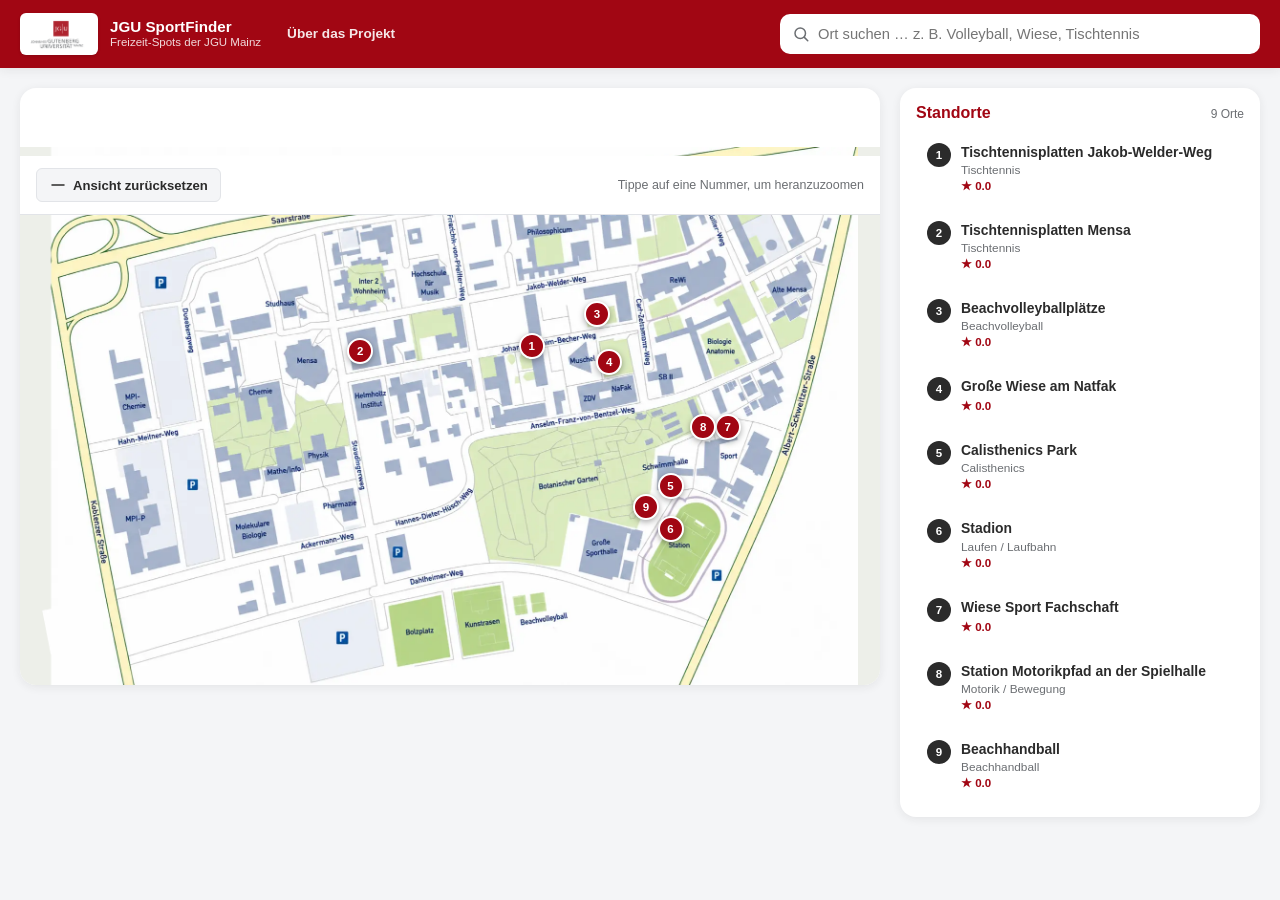
<file: index.html>
<!DOCTYPE html>
<html lang="de">
<head>
<meta charset="UTF-8">
<meta name="viewport" content="width=device-width, initial-scale=1.0">
<title>JGU Mainz – Campus Lageplan</title>
<link rel="stylesheet" href="styles.css">
</head>
<body>

  <!-- ===================== HEADER ===================== -->
  <header class="site-header">
    <div class="header-inner">
      <div class="brand">
        <span class="brand-logo-chip">
          <img src="Bilder/jgu-logo.webp" alt="Johannes Gutenberg-Universität Mainz" class="brand-logo-img">
        </span>
        <span class="brand-text">
          <strong>JGU SportFinder</strong>
          <small>Freizeit-Spots der JGU Mainz</small>
        </span>
      </div>

      <nav class="main-nav" id="mainNav">
        <a href="ueber-projekt.html" class="nav-link">Über das Projekt</a>
      </nav>
      <button id="navToggle" class="nav-toggle" aria-label="Menü öffnen" aria-expanded="false">
        <svg viewBox="0 0 24 24" width="22" height="22">
          <path d="M4 6h16M4 12h16M4 18h16" stroke="currentColor" stroke-width="2" stroke-linecap="round" fill="none"/>
        </svg>
      </button>

      <div class="search-wrap">
        <svg class="search-icon" viewBox="0 0 24 24" width="18" height="18" aria-hidden="true">
          <circle cx="11" cy="11" r="7" fill="none" stroke="currentColor" stroke-width="2"/>
          <line x1="16.5" y1="16.5" x2="21" y2="21" stroke="currentColor" stroke-width="2" stroke-linecap="round"/>
        </svg>
        <input
          id="searchInput"
          type="text"
          placeholder="Ort suchen … z. B. Volleyball, Wiese, Tischtennis"
          autocomplete="off"
        >
        <button id="searchClear" class="search-clear" title="Suche löschen" hidden>&times;</button>
      </div>
    </div>
  </header>

  <!-- ===================== HAUPTBEREICH ===================== -->
  <main class="layout">

    <!-- ---------- LINKE SPALTE: KARTE ---------- -->
    <section class="map-panel" aria-label="Interaktive Campus-Karte">
      <div class="map-toolbar">
        <button id="zoomOutBtn" class="tool-btn" title="Zoom zurücksetzen">
          <svg viewBox="0 0 24 24" width="18" height="18"><path d="M4 12h16" stroke="currentColor" stroke-width="2" stroke-linecap="round" fill="none"/></svg>
          Ansicht zurücksetzen
        </button>
        <span id="mapHint" class="map-hint">Tippe auf eine Nummer, um heranzuzoomen</span>
      </div>

      <div class="map-viewport" id="mapViewport">
        <div class="map-stage" id="mapStage">
          <img src="Bilder/campus-lageplan.webp" alt="Lageplan Gesamtcampus JGU Mainz" id="mapImage" draggable="false">
          <!-- Pins werden per JS aus LOCATIONS erzeugt -->
          <div id="pinLayer" class="pin-layer"></div>
        </div>
      </div>

      <!-- Info-Box, die bei Auswahl eines Ortes über der Karte erscheint -->
      <div id="infoBox" class="info-box" hidden>
        <div class="info-box-eyebrow">
          <span id="infoBoxNumber" class="info-box-number">–</span>
          <span id="infoBoxBuilding"></span>
        </div>
        <h3 id="infoBoxTitle">–</h3>
        <div class="info-box-actions">
          <button id="infoBoxDetails" class="btn btn-primary">Mehr Infos</button>
          <button id="infoBoxMaps" class="btn btn-outline">Auf Maps zeigen</button>
        </div>
      </div>
    </section>

    <!-- ---------- RECHTE SPALTE: LISTE ---------- -->
    <aside class="sidebar" aria-label="Liste aller Standorte">
      <div class="sidebar-head">
        <h2>Standorte</h2>
        <span id="resultCount" class="result-count">7 Orte</span>
      </div>
      <ul id="locationList" class="location-list"></ul>
      <p id="noResults" class="no-results" hidden>Kein Ort gefunden. Versuch einen anderen Suchbegriff.</p>
    </aside>

  </main>

  <!-- ===================== DETAIL-MODAL ===================== -->
  <div id="modalOverlay" class="modal-overlay" hidden>
    <div class="modal" role="dialog" aria-modal="true" aria-labelledby="modalTitle">
      <button id="modalClose" class="modal-close" title="Schließen" aria-label="Schließen">&times;</button>

      <div class="modal-header">
        <span id="modalNumber" class="modal-number">–</span>
        <div>
          <h2 id="modalTitle">–</h2>
          <p id="modalBuilding" class="modal-building" hidden></p>
        </div>
      </div>

      <p id="modalInfoText" class="modal-info-text" hidden></p>

      <div class="modal-gallery" id="modalGallery">
        <div class="gallery-frame">
          <button type="button" id="galleryPrevBtn" class="gallery-arrow gallery-arrow-left" aria-label="Vorheriges Bild">
            <svg viewBox="0 0 24 24" width="20" height="20"><path d="M15 5l-7 7 7 7" stroke="currentColor" stroke-width="2.4" stroke-linecap="round" stroke-linejoin="round" fill="none"/></svg>
          </button>

          <div class="gallery-viewport" id="galleryViewport">
            <!-- Slides werden per JS aus loc.images erzeugt -->
          </div>

          <button type="button" id="galleryNextBtn" class="gallery-arrow gallery-arrow-right" aria-label="Nächstes Bild">
            <svg viewBox="0 0 24 24" width="20" height="20"><path d="M9 5l7 7-7 7" stroke="currentColor" stroke-width="2.4" stroke-linecap="round" stroke-linejoin="round" fill="none"/></svg>
          </button>
        </div>

        <div class="gallery-dots" id="galleryDots"></div>
      </div>

      <div class="modal-profile">
        <h3 class="modal-profile-title">Steckbrief</h3>
        <dl class="profile-grid">
          <div class="profile-item">
            <dt>Öffnungszeiten</dt>
            <dd id="modalHours">–</dd>
          </div>
          <div class="profile-item">
            <dt>Beleuchtung</dt>
            <dd id="modalLighting">–</dd>
          </div>
          <div class="profile-item">
            <dt>Untergrund</dt>
            <dd id="modalSurface">–</dd>
          </div>
          <div class="profile-item">
            <dt>Ausstattung</dt>
            <dd id="modalEquipment">–</dd>
          </div>
        </dl>
      </div>

      <div class="modal-rating">
        <div class="rating-summary">
          <span id="modalAvgRating" class="rating-avg">–</span>
          <div id="modalAvgStars" class="stars stars-static" aria-hidden="true"></div>
          <span id="modalVoteCount" class="rating-count">(0 Bewertungen)</span>
        </div>

        <div class="rating-input">
          <button type="button" id="ratingSubmitBtn" class="btn btn-primary">Absenden</button>
          <span class="rating-input-label">Deine Bewertung:</span>
          <div id="userStars" class="stars stars-interactive" role="radiogroup" aria-label="Bewertung abgeben"></div>
      </div>

      <a id="modalMapsLink" class="btn btn-outline btn-block" target="_blank" rel="noopener">
        Auf Google Maps öffnen
      </a>

      <div class="modal-comments">
        <h3>Kommentare</h3>
        <ul id="commentList" class="comment-list"></ul>

        <form id="commentForm" class="comment-form">
          <textarea id="commentInput" placeholder="Deine Erfahrung mit diesem Ort …" required></textarea>
          <button type="submit" class="btn btn-primary">Absenden</button>
        </form>
      </div>
    </div>
  </div>

  <script src="app.js"></script>
</body>
</html>
</file>
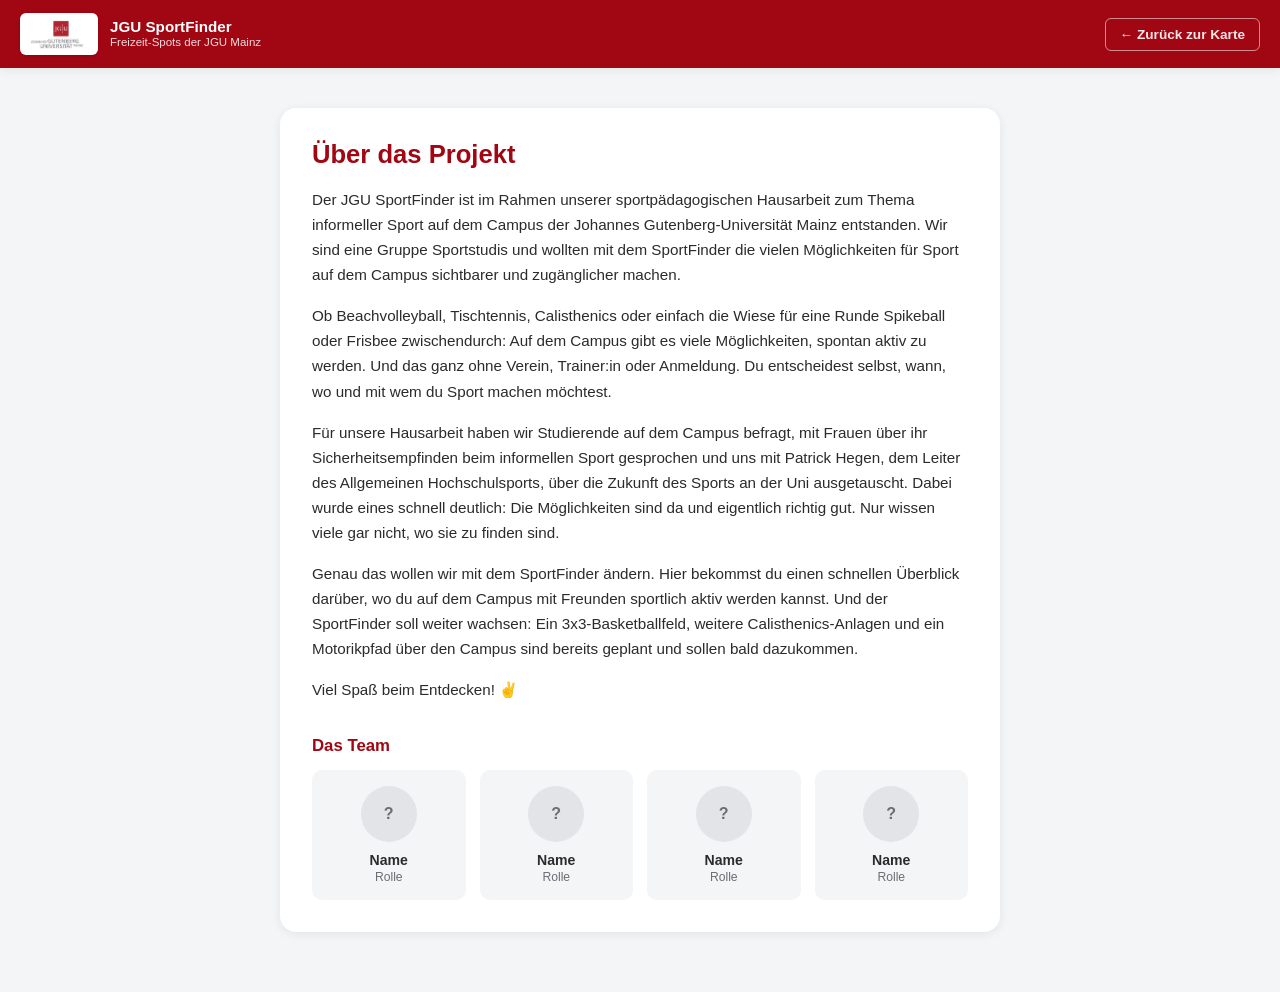
<file: ueber-projekt.html>
<!DOCTYPE html>
<html lang="de">
<head>
<meta charset="UTF-8">
<meta name="viewport" content="width=device-width, initial-scale=1.0">
<title>Über das Projekt – JGU SportFinder</title>
<link rel="stylesheet" href="styles.css">
</head>
<body>

  <header class="site-header about-header">
    <div class="header-inner">
      <div class="brand">
        <span class="brand-logo-chip">
          <img src="Bilder/jgu-logo.webp" alt="Johannes Gutenberg-Universität Mainz" class="brand-logo-img">
        </span>
        <span class="brand-text">
          <strong>JGU SportFinder</strong>
          <small>Freizeit-Spots der JGU Mainz</small>
        </span>
      </div>
      <a href="index.html" class="about-back-link">← Zurück zur Karte</a>
    </div>
  </header>

  <main class="about-page">
    <div class="about-content">
      <h1>Über das Projekt</h1>

      <p>Der JGU SportFinder ist im Rahmen unserer sportpädagogischen Hausarbeit zum Thema informeller Sport auf dem Campus der Johannes Gutenberg-Universität Mainz entstanden. Wir sind eine Gruppe Sportstudis und wollten mit dem SportFinder die vielen Möglichkeiten für Sport auf dem Campus sichtbarer und zugänglicher machen.</p>

      <p>Ob Beachvolleyball, Tischtennis, Calisthenics oder einfach die Wiese für eine Runde Spikeball oder Frisbee zwischendurch: Auf dem Campus gibt es viele Möglichkeiten, spontan aktiv zu werden. Und das ganz ohne Verein, Trainer:in oder Anmeldung. Du entscheidest selbst, wann, wo und mit wem du Sport machen möchtest.</p>

      <p>Für unsere Hausarbeit haben wir Studierende auf dem Campus befragt, mit Frauen über ihr Sicherheitsempfinden beim informellen Sport gesprochen und uns mit Patrick Hegen, dem Leiter des Allgemeinen Hochschulsports, über die Zukunft des Sports an der Uni ausgetauscht. Dabei wurde eines schnell deutlich: Die Möglichkeiten sind da und eigentlich richtig gut. Nur wissen viele gar nicht, wo sie zu finden sind.</p>

      <p>Genau das wollen wir mit dem SportFinder ändern. Hier bekommst du einen schnellen Überblick darüber, wo du auf dem Campus mit Freunden sportlich aktiv werden kannst. Und der SportFinder soll weiter wachsen: Ein 3x3-Basketballfeld, weitere Calisthenics-Anlagen und ein Motorikpfad über den Campus sind bereits geplant und sollen bald dazukommen.</p>

      <p>Viel Spaß beim Entdecken! ✌️</p>

      <div class="team-section">
        <h2>Das Team</h2>
        <div class="team-grid">
          <div class="team-card">
            <div class="team-card-avatar">?</div>
            <div class="team-card-name">Name</div>
            <div class="team-card-role">Rolle</div>
          </div>
          <div class="team-card">
            <div class="team-card-avatar">?</div>
            <div class="team-card-name">Name</div>
            <div class="team-card-role">Rolle</div>
          </div>
          <div class="team-card">
            <div class="team-card-avatar">?</div>
            <div class="team-card-name">Name</div>
            <div class="team-card-role">Rolle</div>
          </div>
          <div class="team-card">
            <div class="team-card-avatar">?</div>
            <div class="team-card-name">Name</div>
            <div class="team-card-role">Rolle</div>
          </div>
        </div>
      </div>
    </div>
  </main>

</body>
</html>
</file>
<file: styles.css>
/* =========================================================
   JGU CAMPUS SPORT-LAGEPLAN — STYLES
   Farbvariablen, Layout, Karten-Zoom, Modal, Responsive
   ========================================================= */

:root {
  /* --- JGU Identity Farben --- */
  --jgu-rot: #A10613;
  --jgu-rot-hell: #C1121F;
  --jgu-rot-dunkel: #7C0410;
  --text-dunkel: #2B2B2B;
  --text-grau: #6B6E72;
  --bg-hell: #F4F5F7;
  --bg-weiss: #FFFFFF;
  --border-farbe: #E2E4E8;

  /* --- Abstände / Radien --- */
  --radius-s: 6px;
  --radius-m: 10px;
  --radius-l: 16px;
  --schatten: 0 2px 10px rgba(43, 43, 43, 0.08);
  --schatten-stark: 0 12px 40px rgba(43, 43, 43, 0.22);

  --header-hoehe: 68px;
}

/* --- Reset & Basis --- */
* { box-sizing: border-box; }

/* Globale Sicherheitsregel: das hidden-Attribut soll IMMER gewinnen,
   egal welche display-Eigenschaft eine Klasse weiter unten setzt. */
[hidden] { display: none !important; }

html, body {
  margin: 0;
  padding: 0;
  height: 100%;
}

body {
  font-family: "Segoe UI", "Helvetica Neue", Arial, sans-serif;
  background: var(--bg-hell);
  color: var(--text-dunkel);
  -webkit-font-smoothing: antialiased;
}

button, input, textarea {
  font-family: inherit;
}

/* =========================================================
   HEADER
   ========================================================= */
.site-header {
  height: var(--header-hoehe);
  background: var(--jgu-rot);
  position: sticky;
  top: 0;
  z-index: 50;
  box-shadow: var(--schatten);
}

.header-inner {
  height: 100%;
  max-width: 1400px;
  margin: 0 auto;
  padding: 0 20px;
  display: flex;
  align-items: center;
  gap: 24px;
}

.brand {
  display: flex;
  align-items: center;
  gap: 12px;
  color: #fff;
  flex-shrink: 0;
  min-width: 0;
}

/* Das Original-JGU-Logo hat einen weißen Hintergrund und graue Schrift –
   auf dem roten Header braucht es daher eine helle "Plakette", damit es
   in jedem Fall gut lesbar bleibt. */
.brand-logo-chip {
  background: #fff;
  border-radius: var(--radius-s);
  padding: 4px 10px;
  display: flex;
  align-items: center;
  flex-shrink: 0;
  box-shadow: 0 1px 3px rgba(0,0,0,0.15);
}

.brand-logo-img {
  display: block;
  height: 34px;
  width: auto;
}

.brand-text {
  display: flex;
  flex-direction: column;
  line-height: 1.2;
  min-width: 0;
}

.brand-text strong {
  font-size: 0.95rem;
  font-weight: 700;
  white-space: nowrap;
  overflow: hidden;
  text-overflow: ellipsis;
}

.brand-text small {
  font-size: 0.72rem;
  opacity: 0.85;
  font-weight: 400;
  white-space: nowrap;
  overflow: hidden;
  text-overflow: ellipsis;
}

.search-wrap {
  flex: 1;
  max-width: 480px;
  margin-left: auto;
  position: relative;
  display: flex;
  align-items: center;
}

.search-icon {
  position: absolute;
  left: 12px;
  color: var(--text-grau);
  pointer-events: none;
}

#searchInput {
  width: 100%;
  height: 40px;
  border: none;
  border-radius: var(--radius-m);
  padding: 0 36px 0 38px;
  font-size: 0.92rem;
  background: #fff;
  color: var(--text-dunkel);
  outline: none;
}

#searchInput:focus-visible {
  outline: 2px solid #fff;
  outline-offset: 2px;
}

.search-clear {
  position: absolute;
  right: 8px;
  border: none;
  background: transparent;
  color: var(--text-grau);
  font-size: 1.2rem;
  line-height: 1;
  cursor: pointer;
  padding: 4px 6px;
  border-radius: 50%;
}
.search-clear:hover { background: var(--bg-hell); }

/* =========================================================
   LAYOUT — 2 Spalten
   ========================================================= */
.layout {
  max-width: 1400px;
  margin: 0 auto;
  padding: 20px;
  display: grid;
  grid-template-columns: minmax(0, 1fr) 360px;
  gap: 20px;
  align-items: start;
}

/* =========================================================
   KARTEN-PANEL
   ========================================================= */
.map-panel {
  background: var(--bg-weiss);
  border-radius: var(--radius-l);
  box-shadow: var(--schatten);
  overflow: hidden;
  position: relative;
  display: flex;
  flex-direction: column;
}

.map-toolbar {
  display: flex;
  align-items: center;
  justify-content: space-between;
  gap: 12px;
  padding: 12px 16px;
  border-bottom: 1px solid var(--border-farbe);
  /* Bleibt beim Herunterscrollen sichtbar, direkt unter dem Header –
     so ist "Ansicht zurücksetzen" auch nach dem Heranzoomen eines Ortes
     immer erreichbar, ohne dass man hochscrollen muss. */
  position: sticky;
  top: var(--header-hoehe);
  z-index: 20;
  background: var(--bg-weiss);
}

.tool-btn {
  display: inline-flex;
  align-items: center;
  gap: 6px;
  border: 1px solid var(--border-farbe);
  background: var(--bg-hell);
  color: var(--text-dunkel);
  font-size: 0.82rem;
  font-weight: 600;
  padding: 7px 12px;
  border-radius: var(--radius-s);
  cursor: pointer;
  transition: background 0.15s ease, border-color 0.15s ease;
}
.tool-btn:hover { background: #ECEDEF; border-color: #d3d5da; }

.map-hint {
  font-size: 0.78rem;
  color: var(--text-grau);
}

.map-viewport {
  position: relative;
  width: 100%;
  aspect-ratio: 16 / 10;
  overflow: hidden;
  background: #EDEFE9;
  touch-action: pan-x pan-y;
}

.map-stage {
  position: absolute;
  inset: 0;
  transform-origin: 50% 50%;
  transition: transform 0.55s cubic-bezier(0.22, 1, 0.36, 1);
  will-change: transform;
}

#mapImage {
  display: block;
  width: 100%;
  height: 100%;
  object-fit: contain;
  user-select: none;
  -webkit-user-drag: none;
}

/* --- Pins --- */
.pin-layer {
  position: absolute;
  inset: 0;
  pointer-events: none;
}

.pin {
  position: absolute;
  transform: translate(-50%, -50%);
  width: 26px;
  height: 26px;
  border-radius: 50%;
  background: var(--jgu-rot);
  color: #fff;
  border: 2px solid #fff;
  font-size: 0.72rem;
  font-weight: 700;
  display: flex;
  align-items: center;
  justify-content: center;
  cursor: pointer;
  pointer-events: auto;
  box-shadow: 0 2px 6px rgba(0,0,0,0.35);
  transition: transform 0.2s ease, background 0.2s ease, box-shadow 0.2s ease;
  touch-action: manipulation;
  -webkit-touch-callout: none;
  -webkit-user-select: none;
  user-select: none;
}

.pin:hover {
  background: var(--jgu-rot-hell);
  transform: translate(-50%, -50%) scale(1.15);
}

.pin.active {
  background: #fff;
  color: var(--jgu-rot);
  transform: translate(-50%, -50%) scale(1.35);
  box-shadow: 0 0 0 4px rgba(161, 6, 19, 0.35), 0 3px 10px rgba(0,0,0,0.4);
  z-index: 5;
}

/* --- Info-Box über der Karte --- */
.info-box {
  position: absolute;
  left: 16px;
  right: 16px;
  bottom: 16px;
  background: var(--bg-weiss);
  border: 1px solid var(--border-farbe);
  border-left: 4px solid var(--jgu-rot);
  border-radius: var(--radius-m);
  padding: 14px 16px;
  box-shadow: var(--schatten-stark);
  animation: slideUp 0.25s ease;
  z-index: 10;
}

@keyframes slideUp {
  from { opacity: 0; transform: translateY(10px); }
  to   { opacity: 1; transform: translateY(0); }
}

.info-box-eyebrow {
  display: flex;
  align-items: center;
  gap: 8px;
  margin-bottom: 4px;
}

.info-box-number {
  background: var(--jgu-rot);
  color: #fff;
  font-size: 0.72rem;
  font-weight: 700;
  border-radius: 50%;
  width: 20px;
  height: 20px;
  display: inline-flex;
  align-items: center;
  justify-content: center;
  flex-shrink: 0;
}

.info-box-eyebrow span:last-child {
  font-size: 0.78rem;
  color: var(--text-grau);
}

.info-box h3 {
  margin: 0 0 10px;
  font-size: 1.05rem;
  line-height: 1.3;
}

.info-box-actions {
  display: flex;
  gap: 10px;
  flex-wrap: wrap;
}

/* =========================================================
   BUTTONS (gemeinsam)
   ========================================================= */
.btn {
  border: none;
  border-radius: var(--radius-s);
  padding: 9px 16px;
  font-size: 0.85rem;
  font-weight: 600;
  cursor: pointer;
  text-decoration: none;
  display: inline-flex;
  align-items: center;
  justify-content: center;
  transition: background 0.15s ease, border-color 0.15s ease, color 0.15s ease;
  touch-action: manipulation;
}

.btn-primary {
  background: var(--jgu-rot);
  color: #fff;
}
.btn-primary:hover { background: var(--jgu-rot-hell); }

.btn-outline {
  background: transparent;
  color: var(--jgu-rot);
  border: 1.5px solid var(--jgu-rot);
}
.btn-outline:hover { background: rgba(161, 6, 19, 0.06); }

.btn-block { width: 100%; margin: 14px 0; }

/* =========================================================
   SIDEBAR — STANDORT-LISTE
   ========================================================= */
.sidebar {
  background: var(--bg-weiss);
  border-radius: var(--radius-l);
  box-shadow: var(--schatten);
  padding: 16px;
  max-height: calc(100vh - var(--header-hoehe) - 40px);
  overflow-y: auto;
  position: sticky;
  top: calc(var(--header-hoehe) + 20px);
}

.sidebar-head {
  display: flex;
  align-items: baseline;
  justify-content: space-between;
  margin-bottom: 10px;
}

.sidebar-head h2 {
  font-size: 1rem;
  margin: 0;
  color: var(--jgu-rot);
}

.result-count {
  font-size: 0.75rem;
  color: var(--text-grau);
}

.location-list {
  list-style: none;
  margin: 0;
  padding: 0;
  display: flex;
  flex-direction: column;
  gap: 6px;
}

.location-item {
  display: flex;
  align-items: flex-start;
  gap: 10px;
  padding: 10px 10px;
  border-radius: var(--radius-s);
  cursor: pointer;
  border: 1px solid transparent;
  transition: background 0.15s ease, border-color 0.15s ease;
}

.location-item:hover {
  background: var(--bg-hell);
  box-shadow: var(--schatten);
  transform: translateY(-1px);
}

.location-item.active {
  background: rgba(161, 6, 19, 0.06);
  border-color: rgba(161, 6, 19, 0.25);
}

.location-badge {
  flex-shrink: 0;
  width: 24px;
  height: 24px;
  border-radius: 50%;
  background: var(--text-dunkel);
  color: #fff;
  font-size: 0.72rem;
  font-weight: 700;
  display: flex;
  align-items: center;
  justify-content: center;
}

.location-item.active .location-badge {
  background: var(--jgu-rot);
}

.location-copy {
  display: flex;
  flex-direction: column;
  gap: 2px;
  min-width: 0;
}

.location-copy .name {
  font-size: 0.87rem;
  font-weight: 600;
  line-height: 1.3;
}

.location-copy .building {
  font-size: 0.74rem;
  color: var(--text-grau);
}

.location-copy .mini-rating {
  font-size: 0.72rem;
  color: var(--jgu-rot);
  font-weight: 600;
}

.no-results {
  color: var(--text-grau);
  font-size: 0.85rem;
  text-align: center;
  padding: 24px 8px;
}

mark {
  background: rgba(193, 18, 31, 0.22);
  color: inherit;
  border-radius: 2px;
  padding: 0 1px;
}

/* =========================================================
   STERNE (Anzeige & Interaktiv)
   ========================================================= */
.stars {
  display: inline-flex;
  gap: 2px;
  font-size: 1.1rem;
  line-height: 1;
}

.stars-static .star {
  color: #DADCE0;
}
.stars-static .star.filled {
  color: #F5A623;
}

.stars-interactive .star {
  cursor: pointer;
  color: #DADCE0;
  transition: color 0.12s ease, transform 0.12s ease;
}
.stars-interactive .star:hover,
.stars-interactive .star.filled {
  color: #F5A623;
}
.stars-interactive .star:hover {
  transform: scale(1.12);
}

/* =========================================================
   MODAL
   ========================================================= */
.modal-overlay {
  position: fixed;
  inset: 0;
  background: rgba(43, 43, 43, 0.55);
  display: flex;
  align-items: center;
  justify-content: center;
  padding: 20px;
  z-index: 100;
  animation: fadeIn 0.18s ease;
}

/* WICHTIG: Das [hidden]-Attribut muss "display:flex" oben überschreiben können.
   Ohne diese Regel gewinnt "display: flex" aus Spezifitätsgründen gegen die
   Browser-Standardregel "[hidden]{display:none}" — das Modal wäre dann sogar
   beim ersten Laden sichtbar (leer) und ließe sich per JS nicht schließen. */
.modal-overlay[hidden] {
  display: none;
}

@keyframes fadeIn {
  from { opacity: 0; }
  to   { opacity: 1; }
}

.modal {
  background: var(--bg-weiss);
  border-radius: var(--radius-l);
  max-width: 560px;
  width: 100%;
  max-height: 88vh;
  overflow-y: auto;
  padding: 28px;
  position: relative;
  box-shadow: var(--schatten-stark);
  animation: popIn 0.2s ease;
}

@keyframes popIn {
  from { opacity: 0; transform: translateY(8px) scale(0.98); }
  to   { opacity: 1; transform: translateY(0) scale(1); }
}

.modal-close {
  position: absolute;
  top: 14px;
  right: 14px;
  width: 32px;
  height: 32px;
  border-radius: 50%;
  border: none;
  background: var(--bg-hell);
  color: var(--text-dunkel);
  font-size: 1.3rem;
  line-height: 1;
  cursor: pointer;
}
.modal-close:hover { background: #E7E8EA; }

.modal-header {
  display: flex;
  align-items: flex-start;
  gap: 12px;
  margin-bottom: 12px;
  padding-right: 30px;
}

.modal-number {
  flex-shrink: 0;
  width: 32px;
  height: 32px;
  border-radius: 50%;
  background: var(--jgu-rot);
  color: #fff;
  font-weight: 700;
  font-size: 0.9rem;
  display: flex;
  align-items: center;
  justify-content: center;
}

.modal-header h2 {
  margin: 0 0 2px;
  font-size: 1.25rem;
  line-height: 1.3;
}

.modal-building {
  margin: 0;
  color: var(--text-grau);
  font-size: 0.85rem;
}

.modal-info-text {
  font-size: 0.92rem;
  line-height: 1.55;
  color: var(--text-dunkel);
  margin: 0 0 18px;
}

/* =========================================================
   MODAL — BILD-GALERIE (zwischen Beschreibung und Steckbrief)
   ========================================================= */
.modal-gallery {
  margin: 0 0 18px;
}

.gallery-frame {
  display: flex;
  align-items: center;
  gap: 10px;
}

.gallery-viewport {
  position: relative;
  flex: 1;
  min-width: 0;
  aspect-ratio: 16 / 9;
  border-radius: var(--radius-m);
  overflow: hidden;
  background: #D6D8DB;
}

.gallery-slide {
  position: absolute;
  inset: 0;
  display: flex;
  align-items: center;
  justify-content: center;
  opacity: 0;
  visibility: hidden;
  transition: opacity 0.25s ease;
}

.gallery-slide.active {
  opacity: 1;
  visibility: visible;
}

.gallery-slide img {
  width: 100%;
  height: 100%;
  object-fit: cover;
  display: block;
}

.gallery-slide-number {
  font-size: 2rem;
  font-weight: 700;
  color: #9AA0A6;
}

.gallery-arrow {
  flex-shrink: 0;
  width: 34px;
  height: 34px;
  border-radius: 50%;
  border: 1px solid var(--border-farbe);
  background: var(--bg-weiss);
  color: var(--text-dunkel);
  display: flex;
  align-items: center;
  justify-content: center;
  cursor: pointer;
  box-shadow: var(--schatten);
  transition: background 0.15s ease, color 0.15s ease, border-color 0.15s ease;
}
.gallery-arrow:hover {
  background: var(--jgu-rot);
  color: #fff;
  border-color: var(--jgu-rot);
}

.gallery-dots {
  display: flex;
  justify-content: center;
  align-items: center;
  gap: 8px;
  margin-top: 10px;
}

.gallery-dot {
  width: 8px;
  height: 8px;
  padding: 0;
  border: none;
  border-radius: 50%;
  background: #D5D7DB;
  cursor: pointer;
  transition: background 0.15s ease, transform 0.15s ease;
}
.gallery-dot.active {
  /* aktueller Punkt in JGU-Rot statt Blau */
  background: var(--jgu-rot);
  transform: scale(1.25);
}

.modal-profile {
  background: var(--bg-hell);
  border-radius: var(--radius-m);
  padding: 14px 16px;
  margin-bottom: 14px;
}

.modal-profile-title {
  font-size: 0.8rem;
  text-transform: uppercase;
  letter-spacing: 0.04em;
  color: var(--text-grau);
  margin: 0 0 10px;
}

.profile-grid {
  display: grid;
  grid-template-columns: 1fr 1fr;
  gap: 10px 16px;
  margin: 0;
}

.profile-item dt {
  font-size: 0.72rem;
  color: var(--text-grau);
  margin: 0 0 2px;
}

.profile-item dd {
  font-size: 0.88rem;
  font-weight: 600;
  color: var(--text-dunkel);
  margin: 0;
}

.modal-rating {
  background: var(--bg-hell);
  border-radius: var(--radius-m);
  padding: 14px 16px;
  display: flex;
  flex-direction: column;
  gap: 10px;
  margin-bottom: 6px;
}

.rating-summary {
  display: flex;
  align-items: center;
  gap: 8px;
  flex-wrap: wrap;
}

.rating-avg {
  font-size: 1.1rem;
  font-weight: 700;
  color: var(--jgu-rot);
}

.rating-count {
  font-size: 0.78rem;
  color: var(--text-grau);
}

.rating-input {
  display: flex;
  align-items: center;
  gap: 10px;
}

.rating-input-label {
  font-size: 0.8rem;
  color: var(--text-grau);
}

/* =========================================================
   KOMMENTARE
   ========================================================= */
.modal-comments h3 {
  font-size: 0.95rem;
  margin: 18px 0 10px;
}

.comment-list {
  list-style: none;
  margin: 0 0 14px;
  padding: 0;
  display: flex;
  flex-direction: column;
  gap: 10px;
  max-height: 220px;
  overflow-y: auto;
}

.comment {
  background: var(--bg-hell);
  border-radius: var(--radius-s);
  padding: 10px 12px;
}

.comment .comment-author {
  font-size: 0.78rem;
  font-weight: 700;
  color: var(--jgu-rot);
  display: block;
  margin-bottom: 3px;
}

.comment .comment-text {
  font-size: 0.85rem;
  line-height: 1.45;
  margin: 0;
}

.comment-form {
  display: flex;
  flex-direction: column;
  gap: 8px;
}

.comment-form textarea {
  resize: vertical;
  min-height: 64px;
  border: 1px solid var(--border-farbe);
  border-radius: var(--radius-s);
  padding: 10px 12px;
  font-size: 0.85rem;
  outline: none;
}
.comment-form textarea:focus-visible {
  border-color: var(--jgu-rot);
}

.comment-form .btn { align-self: flex-end; }

/* =========================================================
   RESPONSIVE — Tablet (gestapelt, aber noch großzügig)
   ========================================================= */
@media (max-width: 1024px) {
  .layout {
    grid-template-columns: 1fr;
  }

  .sidebar {
    position: static;
    max-height: 60vh;
  }

  .map-viewport {
    aspect-ratio: 4 / 3;
  }
}

/* Tablets im Hochformat / große Phones */
@media (max-width: 720px) {
  :root { --header-hoehe: 60px; }

  .header-inner { gap: 10px; padding: 0 14px; }

  .brand-logo-img { height: 28px; }
  .brand-logo-chip { padding: 3px 8px; }
  .brand-text strong { font-size: 0.85rem; }
  .brand-text small { display: none; }

  .search-wrap { max-width: none; }

  .layout { padding: 14px; gap: 14px; }

  .map-viewport { aspect-ratio: 1 / 1; }

  .map-toolbar {
    flex-wrap: wrap;
    padding: 10px 12px;
  }
  .map-hint { display: none; }

  .info-box { left: 10px; right: 10px; bottom: 10px; padding: 12px 14px; }
  .info-box-actions { gap: 8px; }
  .info-box-actions .btn { flex: 1 1 auto; }

  .sidebar { padding: 12px; }
}

/* Smartphones */
@media (max-width: 480px) {
  .header-inner { gap: 8px; padding: 0 10px; }
  .brand-logo-img { height: 24px; }

  #searchInput { font-size: 0.85rem; padding: 0 32px 0 34px; }

  .layout { padding: 10px; gap: 10px; }

  .map-viewport { aspect-ratio: 4 / 5; }

  .modal { padding: 18px; max-height: 92vh; }
  .modal-header h2 { font-size: 1.08rem; }
  .modal-profile { padding: 12px; }
  .profile-grid { grid-template-columns: 1fr; }
  .modal-rating { padding: 12px; }
  .rating-summary, .rating-input { flex-wrap: wrap; }

  .location-item { padding: 9px 8px; }
  .location-copy .name { font-size: 0.84rem; }
}

/* --- Touch-freundliche Ziele auf allen Screens mit Touch-Eingabe --- */
@media (hover: none) and (pointer: coarse) {
  .pin { width: 30px; height: 30px; font-size: 0.78rem; }
  .btn { padding: 11px 16px; min-height: 44px; }
  .tool-btn { min-height: 40px; }
  .stars-interactive .star { font-size: 1.35rem; padding: 4px; }
  .location-item { min-height: 44px; }
  .modal-close { width: 38px; height: 38px; }
  .gallery-arrow { width: 40px; height: 40px; }
  .gallery-dot { width: 10px; height: 10px; }

  /* Verhindert das native "Bild speichern"-Kontextmenü / den Callout beim
     langen Antippen der Karte auf iOS/Android – sonst wirkt es, als würde
     ein Popup aufgehen, das man nicht schließen kann. */
  #mapImage, .pin {
    -webkit-touch-callout: none;
    -webkit-user-select: none;
    user-select: none;
  }
}

/* Reduzierte Bewegung respektieren */
@media (prefers-reduced-motion: reduce) {
  .map-stage, .info-box, .modal, .modal-overlay, .pin {
    animation: none !important;
    transition: none !important;
  }
}

/* Sichtbarer Fokus für Tastaturnutzung */
a:focus-visible,
button:focus-visible,
.pin:focus-visible,
.location-item:focus-visible,
.star:focus-visible {
  outline: 2.5px solid var(--jgu-rot);
  outline-offset: 2px;
}




/* =========================================================
   HAUPTNAVIGATION (Header)
   ========================================================= */
.main-nav {
  display: flex;
  align-items: center;
  gap: 20px;
  flex-shrink: 0;
}

.nav-link {
  color: #fff;
  text-decoration: none;
  font-size: 0.85rem;
  font-weight: 600;
  opacity: 0.9;
  padding: 6px 2px;
  border-bottom: 2px solid transparent;
  transition: opacity 0.15s ease, border-color 0.15s ease;
  white-space: nowrap;
}
.nav-link:hover,
.nav-link:focus-visible {
  opacity: 1;
  border-color: #fff;
}

.nav-toggle {
  display: none;
  border: none;
  background: transparent;
  color: #fff;
  cursor: pointer;
  padding: 6px;
  border-radius: var(--radius-s);
  flex-shrink: 0;
  align-items: center;
  justify-content: center;
}
.nav-toggle:hover { background: rgba(255, 255, 255, 0.15); }

/* Sprungziele sollen nicht unter dem sticky Header verschwinden */
#spotsSection,
#karteSection {
  scroll-margin-top: calc(var(--header-hoehe) + 12px);
}

@media (max-width: 720px) {
  .header-inner { position: relative; }

  .main-nav {
    display: none;
    position: absolute;
    top: 100%;
    left: 0;
    right: 0;
    flex-direction: column;
    align-items: stretch;
    gap: 0;
    background: var(--jgu-rot);
    box-shadow: var(--schatten-stark);
    z-index: 60;
  }
  .main-nav.nav-open { display: flex; }

  .nav-link {
    padding: 14px 18px;
    border-bottom: 1px solid rgba(255, 255, 255, 0.15);
  }

  .nav-toggle { display: inline-flex; }
}

/* =========================================================
   SEITE „ÜBER DAS PROJEKT“
   ========================================================= */
.about-header .header-inner {
  gap: 16px;
}
.about-back-link {
  margin-left: auto;
  color: #fff;
  text-decoration: none;
  font-size: 0.85rem;
  font-weight: 600;
  opacity: 0.9;
  padding: 8px 14px;
  border: 1.5px solid rgba(255, 255, 255, 0.6);
  border-radius: var(--radius-s);
  transition: opacity 0.15s ease, background 0.15s ease;
}
.about-back-link:hover { opacity: 1; background: rgba(255, 255, 255, 0.12); }

.about-page {
  max-width: 760px;
  margin: 0 auto;
  padding: 40px 20px 60px;
}

.about-content {
  background: var(--bg-weiss);
  border-radius: var(--radius-l);
  box-shadow: var(--schatten);
  padding: 32px;
}

.about-content h1 {
  color: var(--jgu-rot);
  font-size: 1.6rem;
  margin: 0 0 18px;
}

.about-content p {
  font-size: 0.95rem;
  line-height: 1.65;
  color: var(--text-dunkel);
  margin: 0 0 16px;
}
.about-content p:last-child { margin-bottom: 0; }

.team-section {
  margin-top: 34px;
}
.team-section h2 {
  font-size: 1.05rem;
  color: var(--jgu-rot);
  margin: 0 0 14px;
}

.team-grid {
  display: grid;
  grid-template-columns: repeat(auto-fill, minmax(150px, 1fr));
  gap: 14px;
}

.team-card {
  background: var(--bg-hell);
  border-radius: var(--radius-m);
  padding: 16px;
  text-align: center;
}
.team-card-avatar {
  width: 56px;
  height: 56px;
  margin: 0 auto 10px;
  border-radius: 50%;
  background: var(--border-farbe);
  display: flex;
  align-items: center;
  justify-content: center;
  color: var(--text-grau);
  font-weight: 700;
}
.team-card-name {
  font-size: 0.88rem;
  font-weight: 700;
  color: var(--text-dunkel);
}
.team-card-role {
  font-size: 0.76rem;
  color: var(--text-grau);
  margin-top: 2px;
}

@media (max-width: 480px) {
  .about-page { padding: 24px 14px 40px; }
  .about-content { padding: 20px; }
}
</file>
